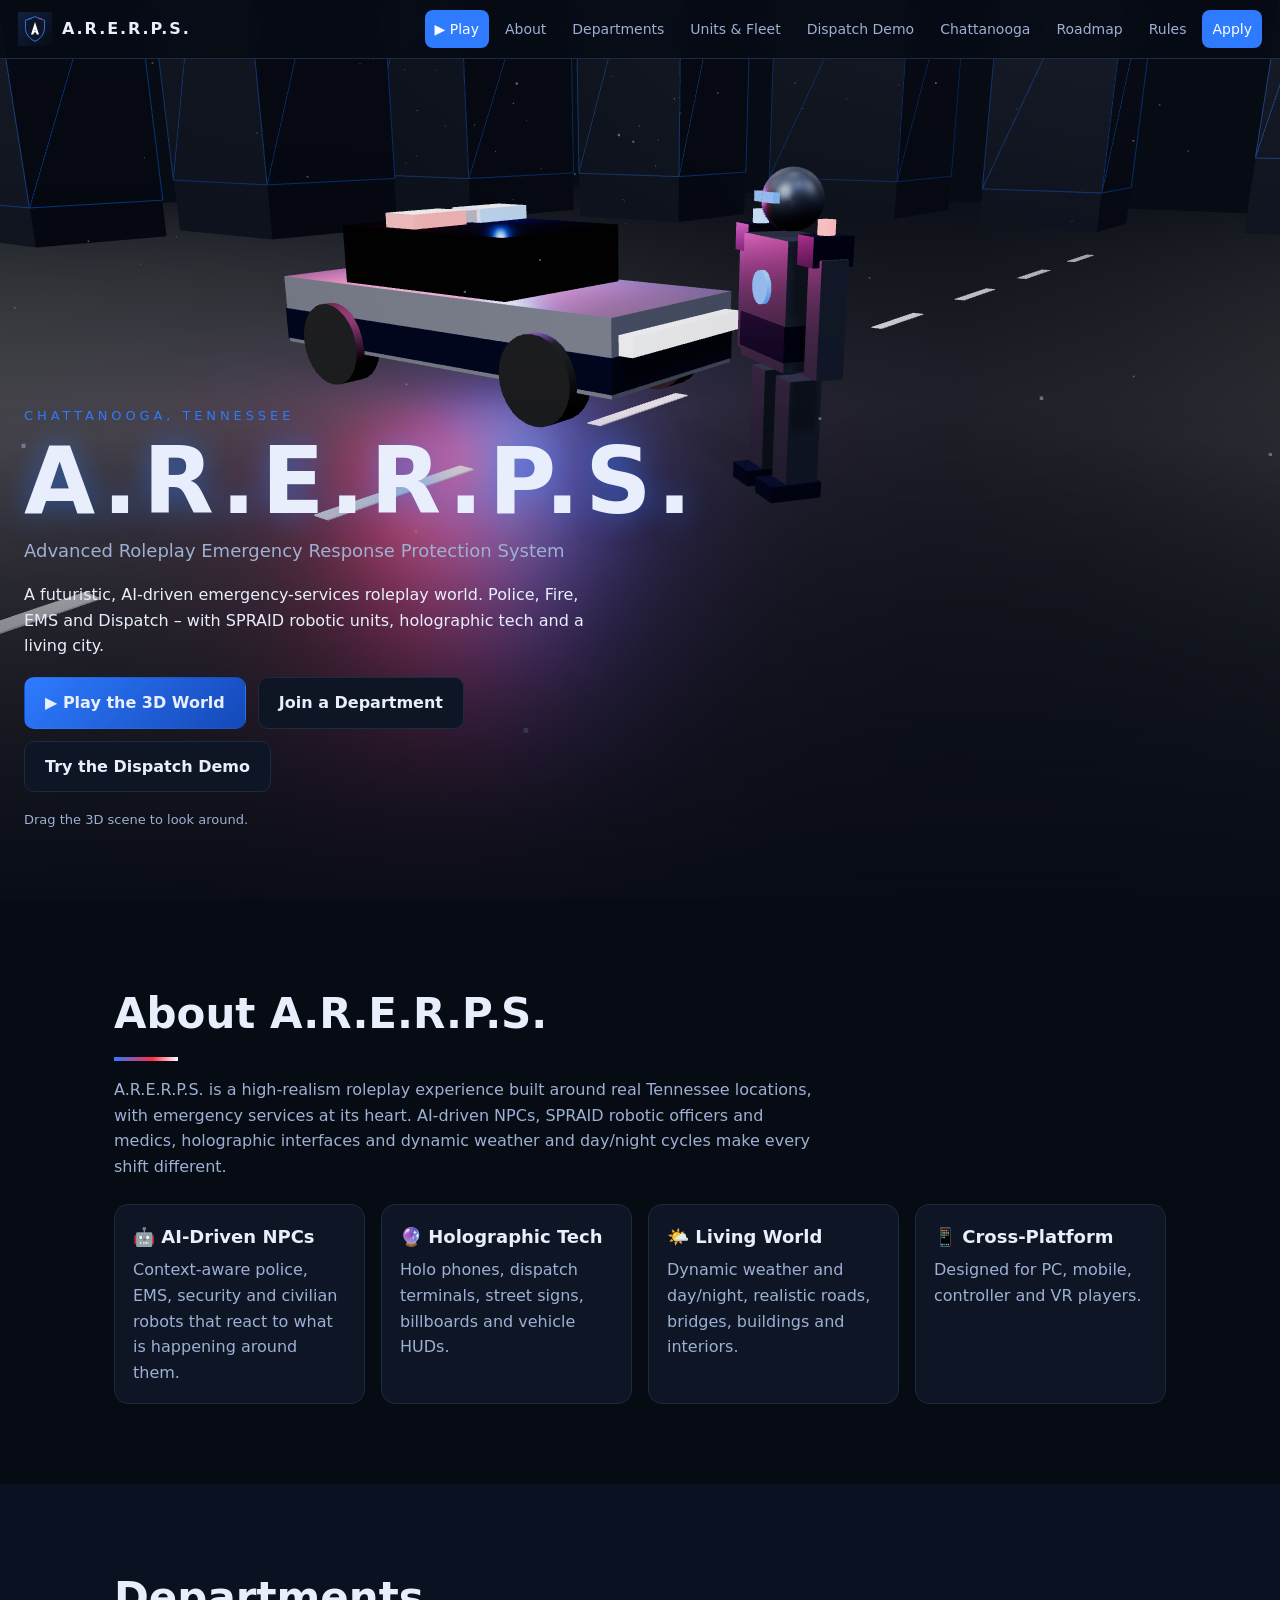
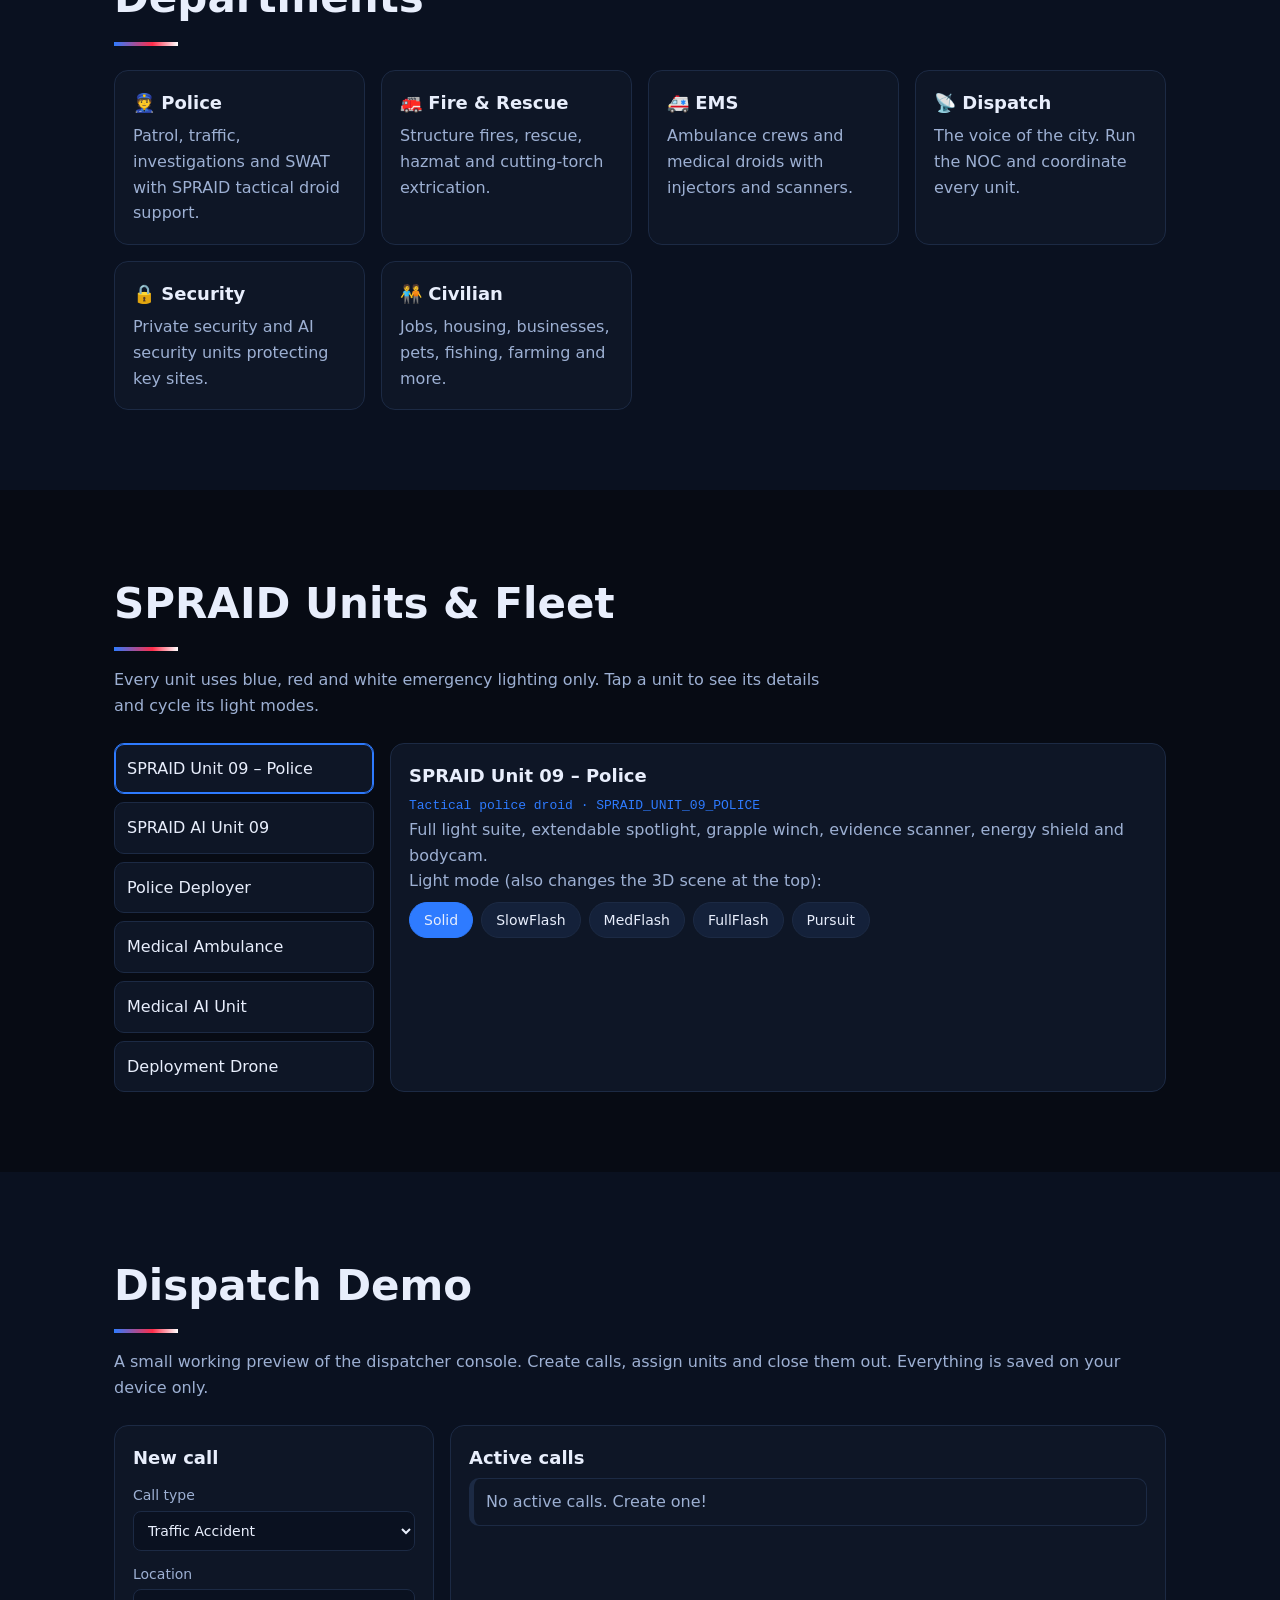
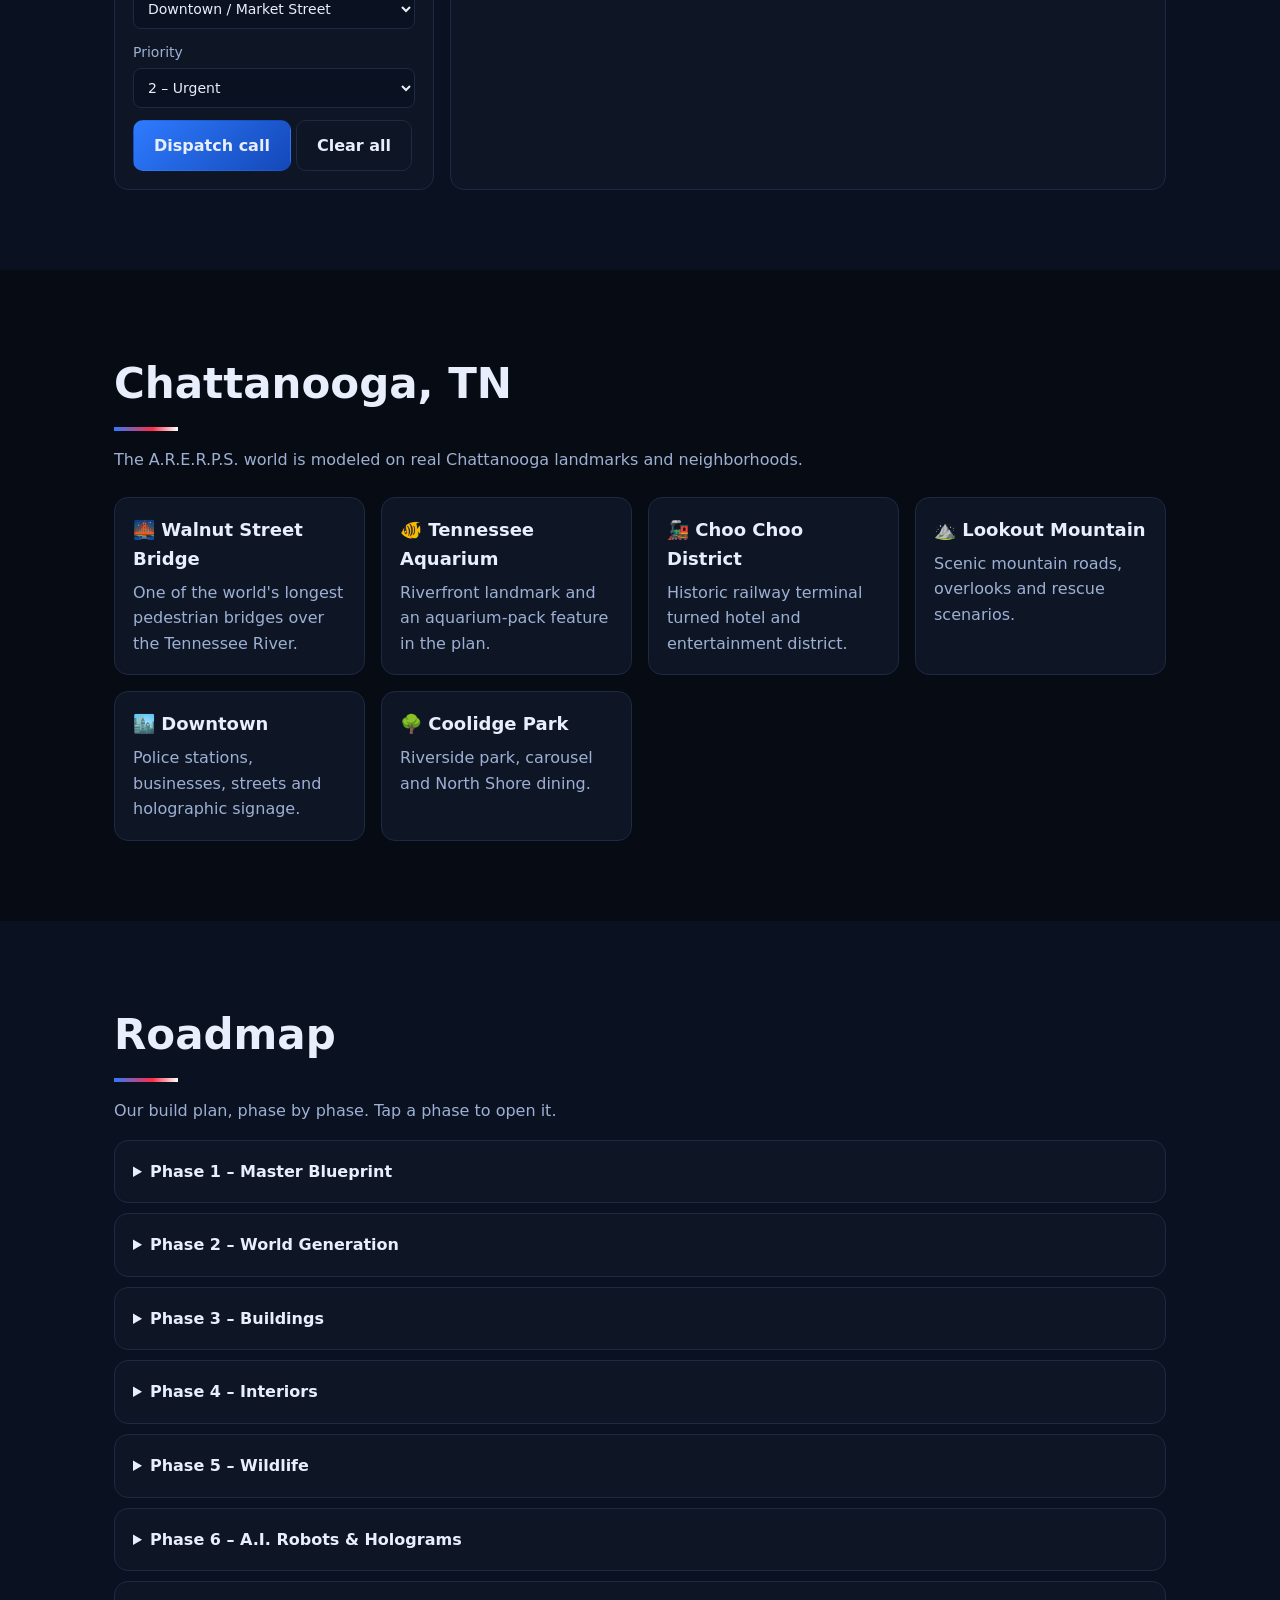
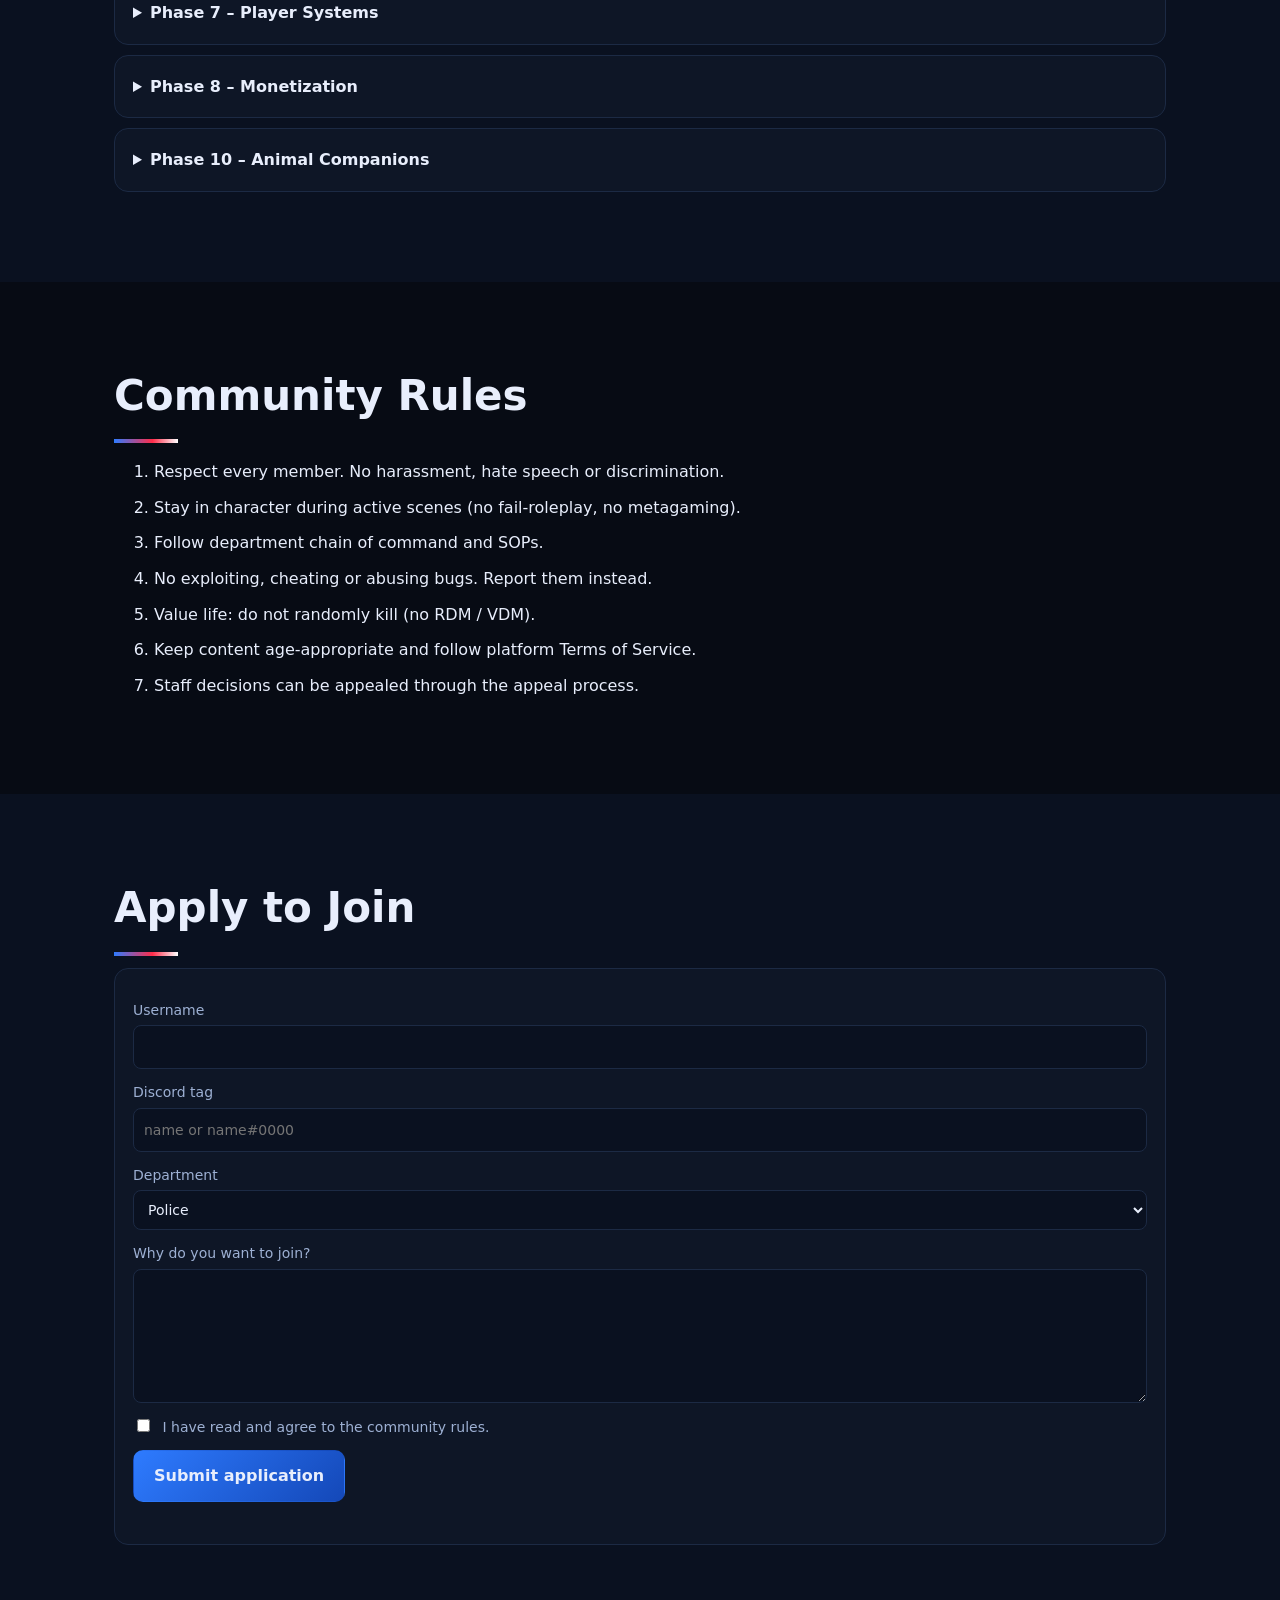
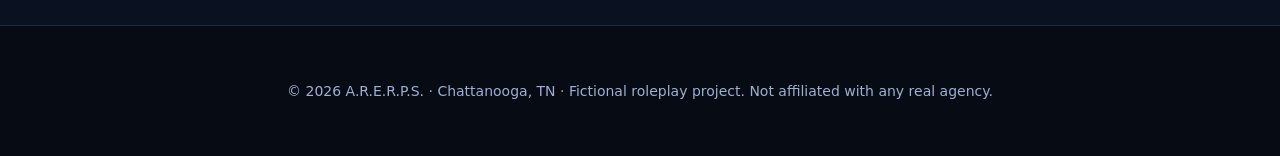
<file: index.html>
<!DOCTYPE html>
<html lang="en">
<head>
  <meta charset="utf-8">
  <meta name="viewport" content="width=device-width, initial-scale=1, viewport-fit=cover">
  <title>A.R.E.R.P.S. – Advanced Roleplay Emergency Response Protection System</title>
  <meta name="description" content="Official website of A.R.E.R.P.S. – a futuristic, AI-driven emergency-response roleplay world based on Chattanooga, Tennessee.">
  <meta name="theme-color" content="#070b14">
  <link rel="manifest" href="manifest.webmanifest">
  <link rel="icon" href="assets/icon.svg" type="image/svg+xml">
  <link rel="apple-touch-icon" href="assets/apple-touch-icon.png">
  <meta name="apple-mobile-web-app-capable" content="yes">
  <meta name="mobile-web-app-capable" content="yes">
  <meta name="apple-mobile-web-app-title" content="ARERPS">
  <meta name="apple-mobile-web-app-status-bar-style" content="black-translucent">
  <meta property="og:title" content="A.R.E.R.P.S. Official Website">
  <meta property="og:description" content="Advanced Roleplay Emergency Response Protection System – Chattanooga, TN.">
  <link rel="stylesheet" href="css/style.css">
</head>
<body>
  <header class="nav" id="top">
    <a class="brand" href="#top"><img src="assets/icon.svg" alt="" width="34" height="34"><span>A.R.E.R.P.S.</span></a>
    <button class="menu-btn" aria-label="Menu" aria-expanded="false" id="menuBtn">☰</button>
    <nav id="menu">
      <a href="play.html" class="cta">▶ Play</a>
      <a href="#about">About</a>
      <a href="#departments">Departments</a>
      <a href="#fleet">Units &amp; Fleet</a>
      <a href="#dispatch">Dispatch Demo</a>
      <a href="#city">Chattanooga</a>
      <a href="#roadmap">Roadmap</a>
      <a href="#rules">Rules</a>
      <a href="#apply" class="cta">Apply</a>
    </nav>
  </header>

  <main>
    <section class="hero">
      <canvas id="scene" aria-label="Interactive 3D SPRAID unit and patrol vehicle"></canvas>
      <div class="hero-text">
        <p class="eyebrow">Chattanooga, Tennessee</p>
        <h1>A.R.E.R.P.S.</h1>
        <p class="sub">Advanced Roleplay Emergency Response Protection System</p>
        <p class="lead">A futuristic, AI-driven emergency-services roleplay world. Police, Fire, EMS and Dispatch – with SPRAID robotic units, holographic tech and a living city.</p>
        <div class="btns">
          <a class="btn primary" href="play.html">▶ Play the 3D World</a>
          <a class="btn" href="#apply">Join a Department</a>
          <a class="btn" href="#dispatch">Try the Dispatch Demo</a>
        </div>
        <p class="hint">Drag the 3D scene to look around.</p>
      </div>
    </section>

    <section id="about">
      <h2>About A.R.E.R.P.S.</h2>
      <p class="wide">A.R.E.R.P.S. is a high-realism roleplay experience built around real Tennessee locations, with emergency services at its heart. AI-driven NPCs, SPRAID robotic officers and medics, holographic interfaces and dynamic weather and day/night cycles make every shift different.</p>
      <div class="grid">
        <article class="card"><h3>🤖 AI-Driven NPCs</h3><p>Context-aware police, EMS, security and civilian robots that react to what is happening around them.</p></article>
        <article class="card"><h3>🔮 Holographic Tech</h3><p>Holo phones, dispatch terminals, street signs, billboards and vehicle HUDs.</p></article>
        <article class="card"><h3>🌤️ Living World</h3><p>Dynamic weather and day/night, realistic roads, bridges, buildings and interiors.</p></article>
        <article class="card"><h3>📱 Cross-Platform</h3><p>Designed for PC, mobile, controller and VR players.</p></article>
      </div>
    </section>

    <section id="departments" class="alt">
      <h2>Departments</h2>
      <div class="grid" id="deptGrid"></div>
    </section>

    <section id="fleet">
      <h2>SPRAID Units &amp; Fleet</h2>
      <p class="wide">Every unit uses blue, red and white emergency lighting only. Tap a unit to see its details and cycle its light modes.</p>
      <div class="fleet">
        <div class="unit-list" id="unitList" role="tablist"></div>
        <div class="unit-detail card" id="unitDetail" aria-live="polite"></div>
      </div>
    </section>

    <section id="dispatch" class="alt">
      <h2>Dispatch Demo</h2>
      <p class="wide">A small working preview of the dispatcher console. Create calls, assign units and close them out. Everything is saved on your device only.</p>
      <div class="dispatch">
        <form id="callForm" class="card">
          <h3>New call</h3>
          <label>Call type
            <select id="callType">
              <option>Traffic Accident</option><option>Medical Emergency</option><option>Structure Fire</option>
              <option>Burglary In Progress</option><option>Suspicious Person</option><option>Welfare Check</option>
            </select>
          </label>
          <label>Location
            <select id="callLoc"></select>
          </label>
          <label>Priority
            <select id="callPri"><option value="1">1 – Critical</option><option value="2" selected>2 – Urgent</option><option value="3">3 – Routine</option></select>
          </label>
          <button class="btn primary" type="submit">Dispatch call</button>
          <button class="btn" type="button" id="clearCalls">Clear all</button>
        </form>
        <div class="card"><h3>Active calls</h3><ul id="callList" class="calls"></ul></div>
      </div>
    </section>

    <section id="city">
      <h2>Chattanooga, TN</h2>
      <p class="wide">The A.R.E.R.P.S. world is modeled on real Chattanooga landmarks and neighborhoods.</p>
      <div class="grid" id="cityGrid"></div>
    </section>

    <section id="roadmap" class="alt">
      <h2>Roadmap</h2>
      <p class="wide">Our build plan, phase by phase. Tap a phase to open it.</p>
      <div id="roadmapList"></div>
    </section>

    <section id="rules">
      <h2>Community Rules</h2>
      <ol class="rules">
        <li>Respect every member. No harassment, hate speech or discrimination.</li>
        <li>Stay in character during active scenes (no fail-roleplay, no metagaming).</li>
        <li>Follow department chain of command and SOPs.</li>
        <li>No exploiting, cheating or abusing bugs. Report them instead.</li>
        <li>Value life: do not randomly kill (no RDM / VDM).</li>
        <li>Keep content age-appropriate and follow platform Terms of Service.</li>
        <li>Staff decisions can be appealed through the appeal process.</li>
      </ol>
    </section>

    <section id="apply" class="alt">
      <h2>Apply to Join</h2>
      <form id="applyForm" class="card form">
        <label>Username <input name="username" required maxlength="40" autocomplete="nickname"></label>
        <label>Discord tag <input name="discord" required maxlength="40" placeholder="name or name#0000"></label>
        <label>Department
          <select name="dept" id="applyDept" required></select>
        </label>
        <label>Why do you want to join?
          <textarea name="why" required minlength="20" maxlength="800" rows="5"></textarea>
        </label>
        <label class="check"><input type="checkbox" required> I have read and agree to the community rules.</label>
        <button class="btn primary" type="submit">Submit application</button>
        <p id="applyMsg" class="msg" role="status"></p>
      </form>
    </section>
  </main>

  <footer>
    <p>© <span id="year"></span> A.R.E.R.P.S. · Chattanooga, TN · Fictional roleplay project. Not affiliated with any real agency.</p>
    <p><button class="link" id="installBtn" hidden>Install app</button></p>
  </footer>

  <script type="importmap">
  { "imports": {
    "three": "./vendor/three/three.module.js",
    "three/addons/": "./vendor/three/addons/"
  } }
  </script>
  <script src="js/data.js"></script>
  <script src="js/app.js"></script>
  <script type="module" src="js/scene.js"></script>
</body>
</html>
</file>
<file: css/style.css>
:root{--bg:#070b14;--panel:#0e1626;--line:#1c2a44;--text:#e8eefc;--mute:#9db0d3;--blue:#2e7bff;--red:#ff2d4a;--white:#fff}
*{box-sizing:border-box}
html{scroll-behavior:smooth;scroll-padding-top:70px}
body{margin:0;background:var(--bg);color:var(--text);font:16px/1.6 system-ui,-apple-system,"Segoe UI",Roboto,sans-serif}
a{color:var(--blue)}
.nav{position:fixed;inset:0 0 auto 0;z-index:10;display:flex;align-items:center;justify-content:space-between;padding:10px 18px;padding-top:calc(10px + env(safe-area-inset-top));background:rgba(7,11,20,.85);backdrop-filter:blur(10px);border-bottom:1px solid var(--line)}
.brand{display:flex;align-items:center;gap:10px;color:var(--text);text-decoration:none;font-weight:800;letter-spacing:.12em}
.nav nav{display:flex;gap:6px;align-items:center}
.nav nav a{color:var(--mute);text-decoration:none;padding:8px 10px;border-radius:8px;font-size:14px}
.nav nav a:hover{color:var(--text);background:var(--panel)}
.nav nav a.cta{background:var(--blue);color:#fff}
.menu-btn{display:none;background:none;border:1px solid var(--line);color:var(--text);border-radius:8px;font-size:20px;padding:4px 12px}
.hero{position:relative;min-height:100svh;max-width:none;margin:0;padding:0;display:flex;align-items:flex-end;overflow:hidden}
.hero::after{content:"";position:absolute;inset:auto 0 0 0;height:55%;background:linear-gradient(transparent,rgba(7,11,20,.92));pointer-events:none}
#scene{position:absolute;inset:0;width:100%;height:100%;touch-action:pan-y;background:radial-gradient(ellipse at 50% 30%,#12213f,#070b14 70%)}
.hero-text{position:relative;z-index:2;padding:0 24px 56px;max-width:720px;pointer-events:none}
.hero-text .btns{pointer-events:auto}
.eyebrow{color:var(--blue);letter-spacing:.3em;text-transform:uppercase;font-size:13px;margin:0}
h1{font-size:clamp(44px,9vw,92px);line-height:1;margin:.1em 0;letter-spacing:.06em;text-shadow:0 0 30px rgba(46,123,255,.5)}
.sub{margin:0 0 12px;color:var(--mute);font-size:18px}
.lead{max-width:56ch}
.hint{color:var(--mute);font-size:13px}
.btns{display:flex;flex-wrap:wrap;gap:12px;margin:18px 0}
.btn{display:inline-block;border:1px solid var(--line);background:var(--panel);color:var(--text);text-decoration:none;padding:12px 20px;border-radius:10px;font:inherit;font-weight:600;cursor:pointer}
.btn.primary{background:linear-gradient(135deg,var(--blue),#1448b8);border-color:transparent}
.btn:hover{filter:brightness(1.15)}
section{padding:80px 24px;max-width:1100px;margin:0 auto}
section.alt{max-width:none;background:#0a1120}
section.alt>*{max-width:1052px;margin-left:auto;margin-right:auto}
h2{font-size:clamp(28px,5vw,42px);margin:0 0 12px}
h2::after{content:"";display:block;width:64px;height:4px;margin-top:10px;background:linear-gradient(90deg,var(--blue),var(--red) 60%,var(--white))}
.wide{max-width:70ch;color:var(--mute)}
.grid{display:grid;grid-template-columns:repeat(auto-fit,minmax(240px,1fr));gap:16px;margin-top:24px}
.card{background:var(--panel);border:1px solid var(--line);border-radius:14px;padding:18px}
.card h3{margin:0 0 6px;font-size:18px}
.card p{margin:0;color:var(--mute)}
.fleet{display:grid;grid-template-columns:260px 1fr;gap:16px;margin-top:24px}
.unit-list{display:flex;flex-direction:column;gap:8px}
.unit-list button{text-align:left;background:var(--panel);border:1px solid var(--line);color:var(--text);padding:12px;border-radius:10px;font:inherit;cursor:pointer}
.unit-list button[aria-selected=true]{border-color:var(--blue);box-shadow:0 0 0 1px var(--blue) inset}
.tag{color:var(--blue)!important;font-size:13px;font-family:ui-monospace,monospace}
.modes{display:flex;flex-wrap:wrap;gap:8px;margin-top:8px}
.chip{background:#14213a;color:var(--text);border:1px solid var(--line);border-radius:999px;padding:6px 14px;font:inherit;font-size:14px;cursor:pointer}
.chip.on{background:var(--blue);border-color:var(--blue)}
.dispatch{display:grid;grid-template-columns:320px 1fr;gap:16px;margin-top:24px}
label{display:block;margin:12px 0;font-size:14px;color:var(--mute)}
input,select,textarea{display:block;width:100%;margin-top:4px;padding:10px;border-radius:8px;border:1px solid var(--line);background:#0a1120;color:var(--text);font:inherit}
input[type=checkbox]{display:inline-block;width:auto;margin-right:8px}
.calls{list-style:none;margin:0;padding:0;display:grid;gap:10px}
.calls li{border:1px solid var(--line);border-left:5px solid var(--white);border-radius:10px;padding:10px 12px;display:grid;gap:2px}
.calls li.p1{border-left-color:var(--red)}.calls li.p2{border-left-color:var(--blue)}
.calls span{color:var(--mute);font-size:14px}
.calls .empty{border-left-color:var(--line);color:var(--mute)}
details.card{margin-bottom:10px}
summary{cursor:pointer;font-weight:700}
details p{margin-top:8px}
.rules li{margin:10px 0}
.form{max-width:640px}
.msg{color:#7fe0a0!important;min-height:1.5em}
footer{text-align:center;padding:40px 24px calc(40px + env(safe-area-inset-bottom));border-top:1px solid var(--line);color:var(--mute);font-size:14px}
.link{background:none;border:0;color:var(--blue);font:inherit;text-decoration:underline;cursor:pointer}
:focus-visible{outline:3px solid var(--white);outline-offset:2px}
@media(max-width:820px){
  .menu-btn{display:block}
  .nav nav{display:none;position:absolute;top:100%;left:0;right:0;flex-direction:column;align-items:stretch;background:#070b14;padding:10px;border-bottom:1px solid var(--line)}
  .nav nav.open{display:flex}
  .fleet,.dispatch{grid-template-columns:1fr}
  section{padding:64px 18px}
}
@media(prefers-reduced-motion:reduce){html{scroll-behavior:auto}}
</file>
